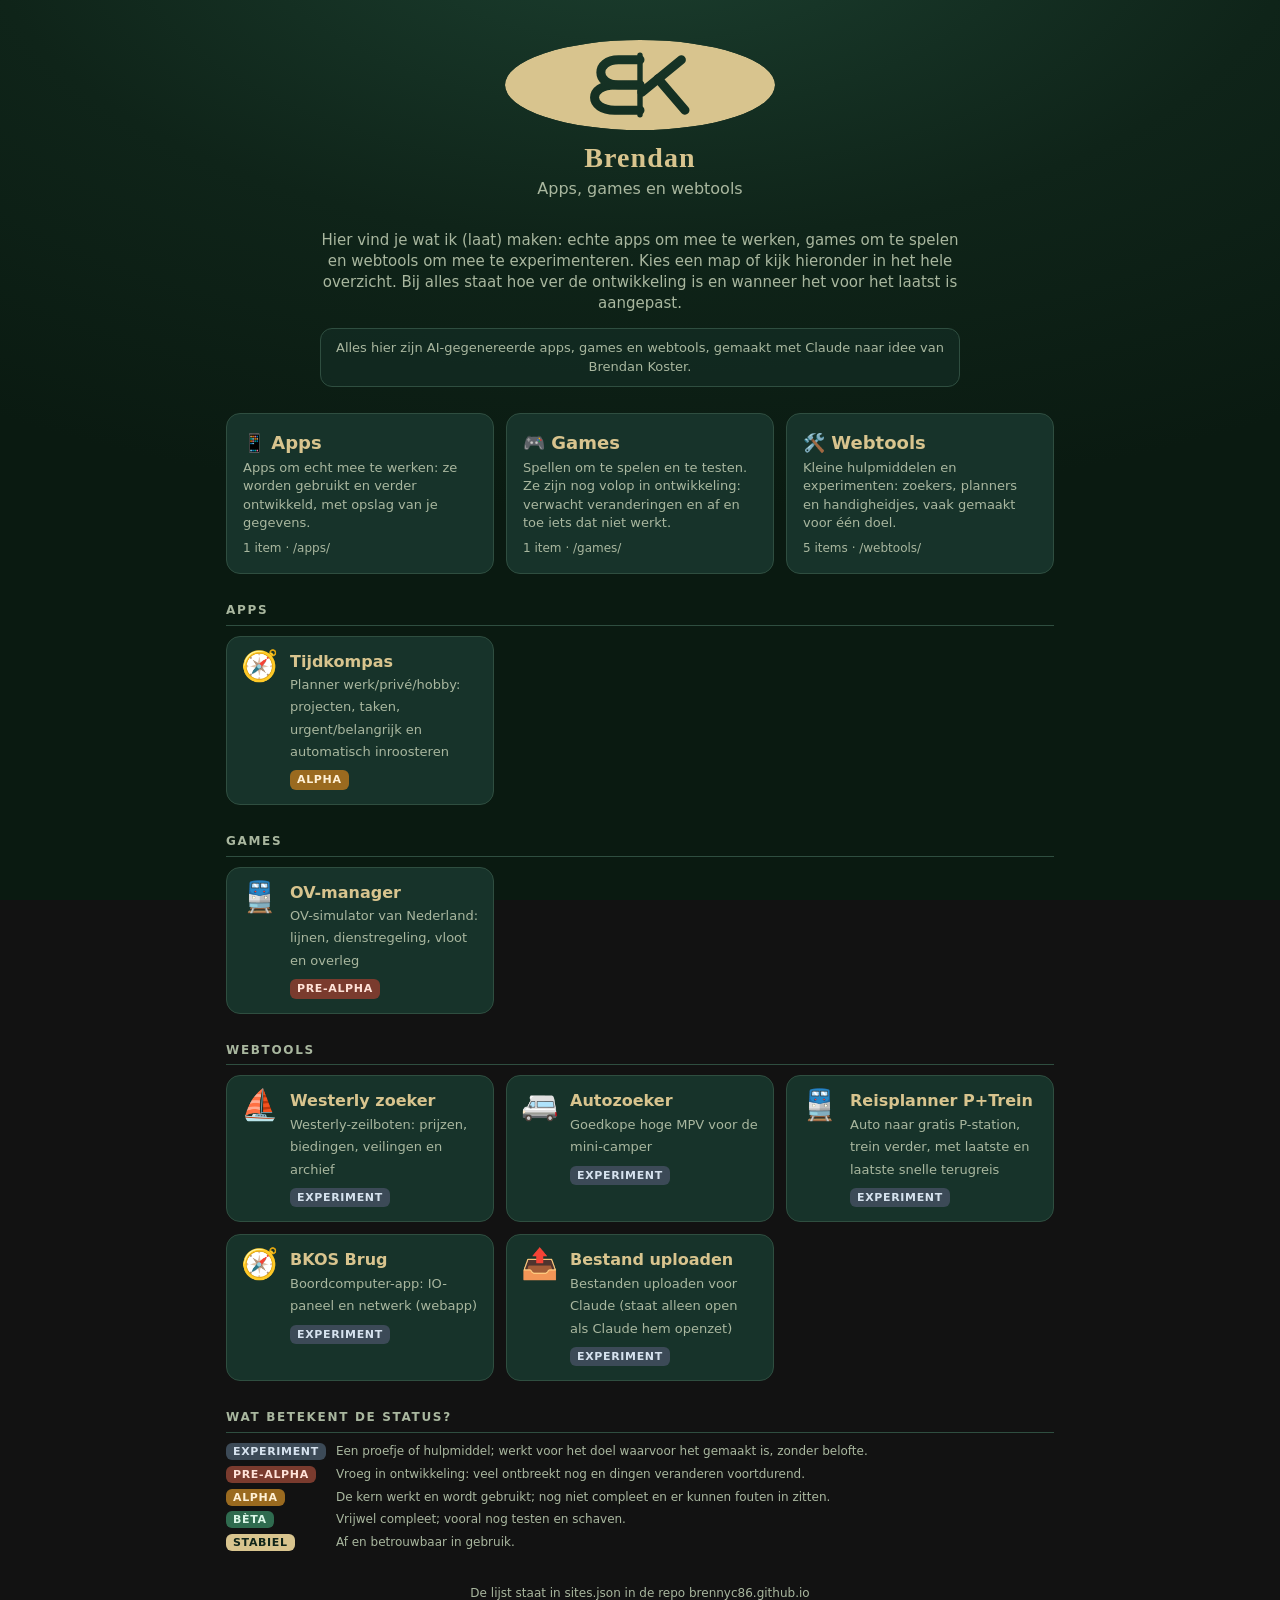
<file: index.html>
<!doctype html>
<html lang="nl">
<head>
<meta charset="utf-8">
<meta name="theme-color" content="#0f2419">
<meta name="viewport" content="width=device-width,initial-scale=1">
<title>Brendan – apps, games en webtools</title>
<meta name="description" content="Hier vind je wat ik (laat) maken: echte apps om mee te werken, games om te spelen en webtools om mee te experimenteren. Kies een map of kijk hieronder in het hele overzicht. Bij alles staat hoe ver de ontwikkeling is en wanneer het voor het laatst is aangepast.">
<link rel="icon" href="data:image/svg+xml,<svg xmlns='http://www.w3.org/2000/svg' viewBox='0 0 100 100'><text y='.9em' font-size='90'>🏠</text></svg>">
<link rel="stylesheet" href="stijl.css">
</head>
<body>
<main>
  
  <div class="kop"><div id="logo"></div><div id="mono">BK</div><h1>Brendan</h1><div class="sub">Apps, games en webtools</div></div>
  <p class="intro">Hier vind je wat ik (laat) maken: echte apps om mee te werken, games om te spelen en webtools om mee te experimenteren. Kies een map of kijk hieronder in het hele overzicht. Bij alles staat hoe ver de ontwikkeling is en wanneer het voor het laatst is aangepast.</p>
  <p class="ai" id="ai"></p>
  <div id="inh"></div>
  <footer id="vt"></footer>
</main>
<script src="site.js" data-soort="" data-basis=""></script>
</body>
</html>
</file>
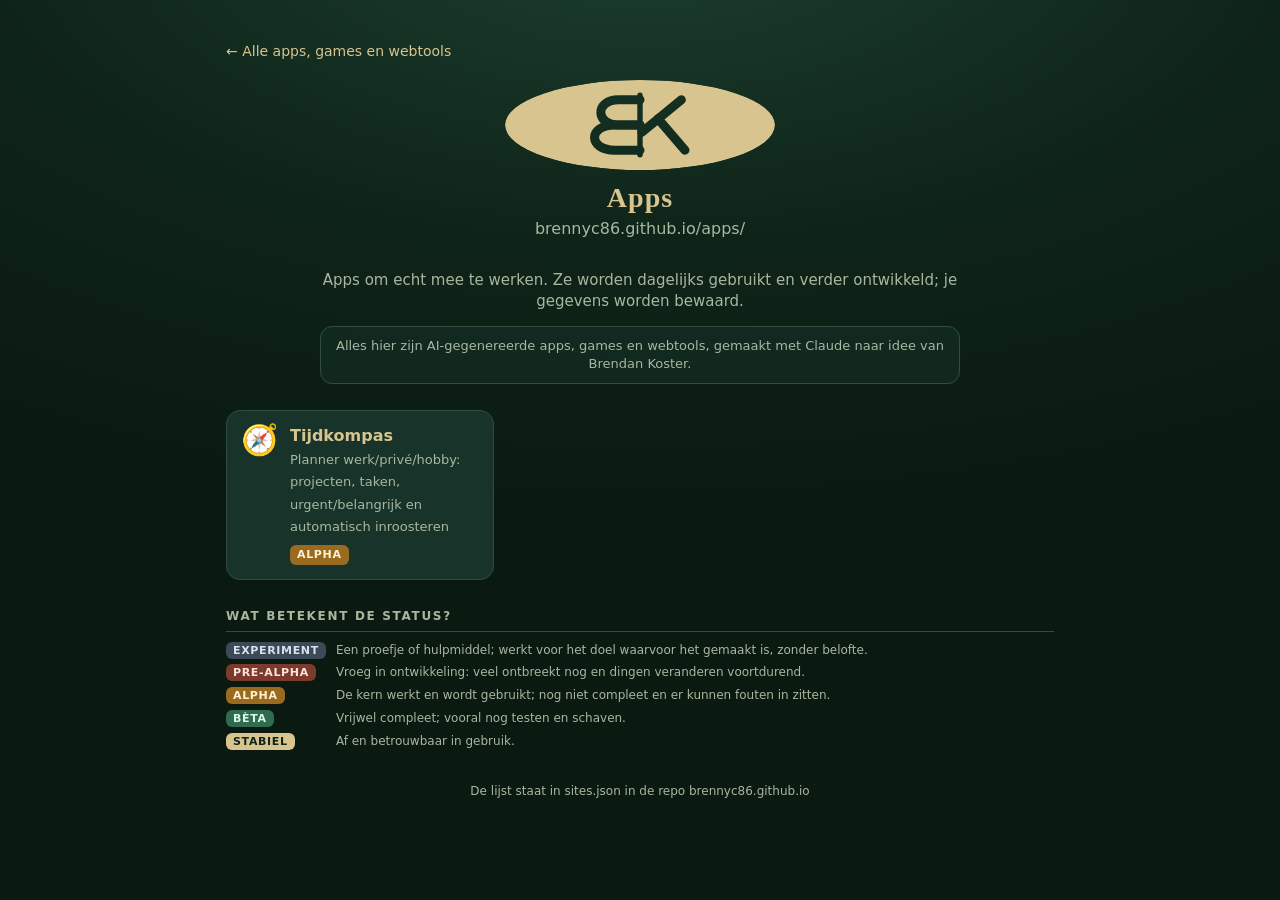
<file: apps/index.html>
<!doctype html>
<html lang="nl">
<head>
<meta charset="utf-8">
<meta name="theme-color" content="#0f2419">
<meta name="viewport" content="width=device-width,initial-scale=1">
<title>Apps – Brendan</title>
<meta name="description" content="Apps om echt mee te werken. Ze worden dagelijks gebruikt en verder ontwikkeld; je gegevens worden bewaard.">
<link rel="icon" href="data:image/svg+xml,<svg xmlns='http://www.w3.org/2000/svg' viewBox='0 0 100 100'><text y='.9em' font-size='90'>📱</text></svg>">
<link rel="stylesheet" href="../stijl.css">
</head>
<body>
<main>
  <a class="terug" href="../">← Alle apps, games en webtools</a>
  <div class="kop"><div id="logo"></div><div id="mono">BK</div><h1>Apps</h1><div class="sub">brennyc86.github.io/apps/</div></div>
  <p class="intro">Apps om echt mee te werken. Ze worden dagelijks gebruikt en verder ontwikkeld; je gegevens worden bewaard.</p>
  <p class="ai" id="ai"></p>
  <div id="inh"></div>
  <footer id="vt"></footer>
</main>
<script src="../site.js" data-soort="app" data-basis="../"></script>
</body>
</html>
</file>
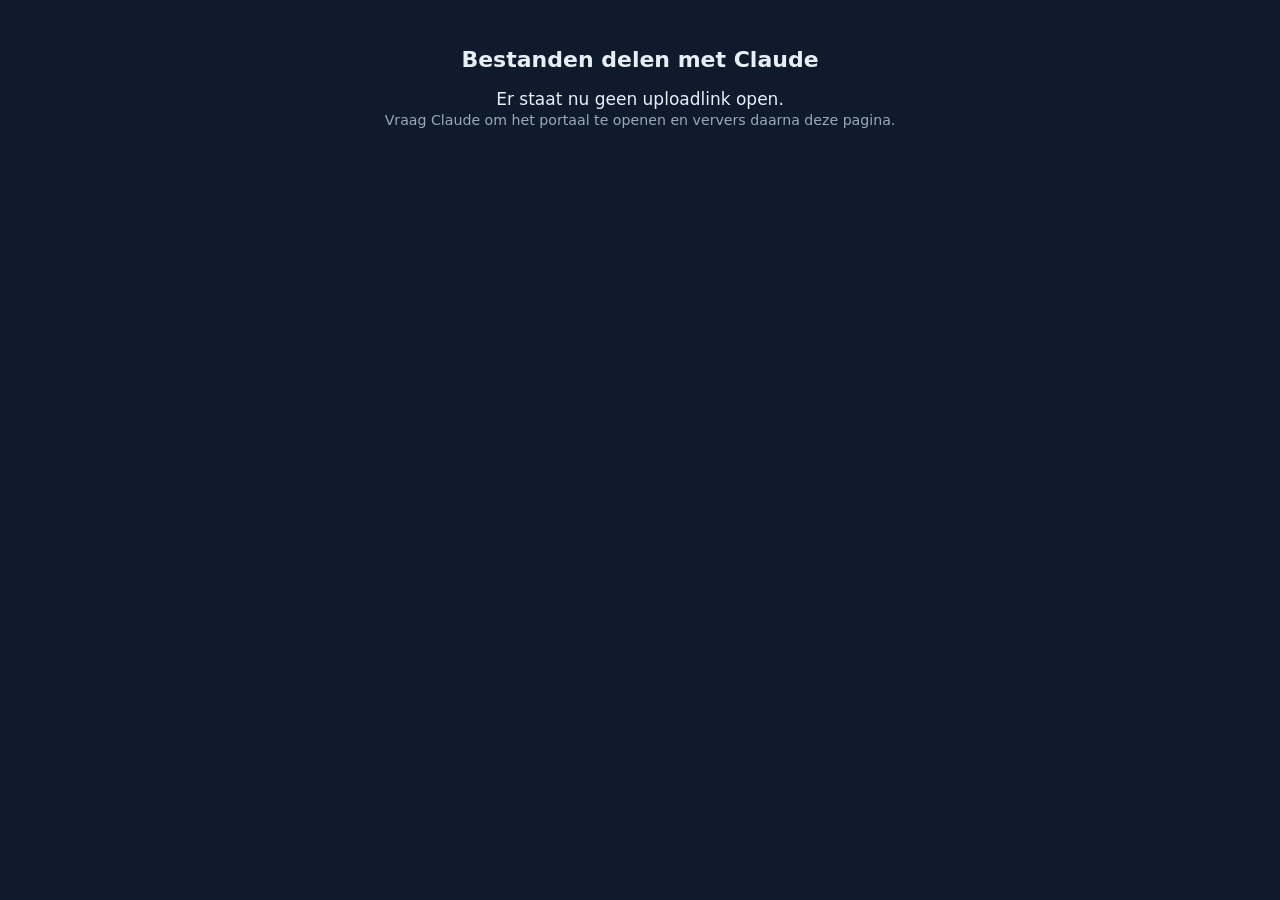
<file: bestanden/index.html>
<!doctype html>
<html lang="nl"><head><meta charset="utf-8"><meta name="viewport" content="width=device-width,initial-scale=1">
<title>Bestanden delen</title>
<style>
body{font:17px system-ui,sans-serif;background:#0f1b2d;color:#e8eef7;max-width:560px;margin:0 auto;padding:32px 16px;text-align:center}
h1{font-size:22px}a.knop{display:inline-block;margin-top:16px;padding:14px 22px;border-radius:12px;background:#2d6cdf;color:#fff;text-decoration:none;font-weight:600}
small{color:#9ab}
</style></head><body>
<h1>Bestanden delen met Claude</h1>
<p id="m">Even kijken of er een uploadlink openstaat…</p>
<script>
// Claude zet de actuele tijdelijke link in link.json (alleen zolang hij openstaat).
fetch('link.json?t=' + Date.now(), {cache: 'no-store'})
  .then(r => r.ok ? r.json() : Promise.reject())
  .then(d => {
    if (!d.url || !d.tot || Date.now() > d.tot) throw 0;
    document.getElementById('m').innerHTML = 'De uploadlink staat open tot ' +
      new Date(d.tot).toLocaleTimeString('nl-NL', {hour: '2-digit', minute: '2-digit'}) +
      '.<br><a class="knop" href="' + d.url + '">Open uploadportaal</a>';
    location.replace(d.url);
  })
  .catch(() => {
    document.getElementById('m').innerHTML = 'Er staat nu geen uploadlink open.<br><small>Vraag Claude om het portaal te openen en ververs daarna deze pagina.</small>';
  });
</script>
</body></html>
</file>
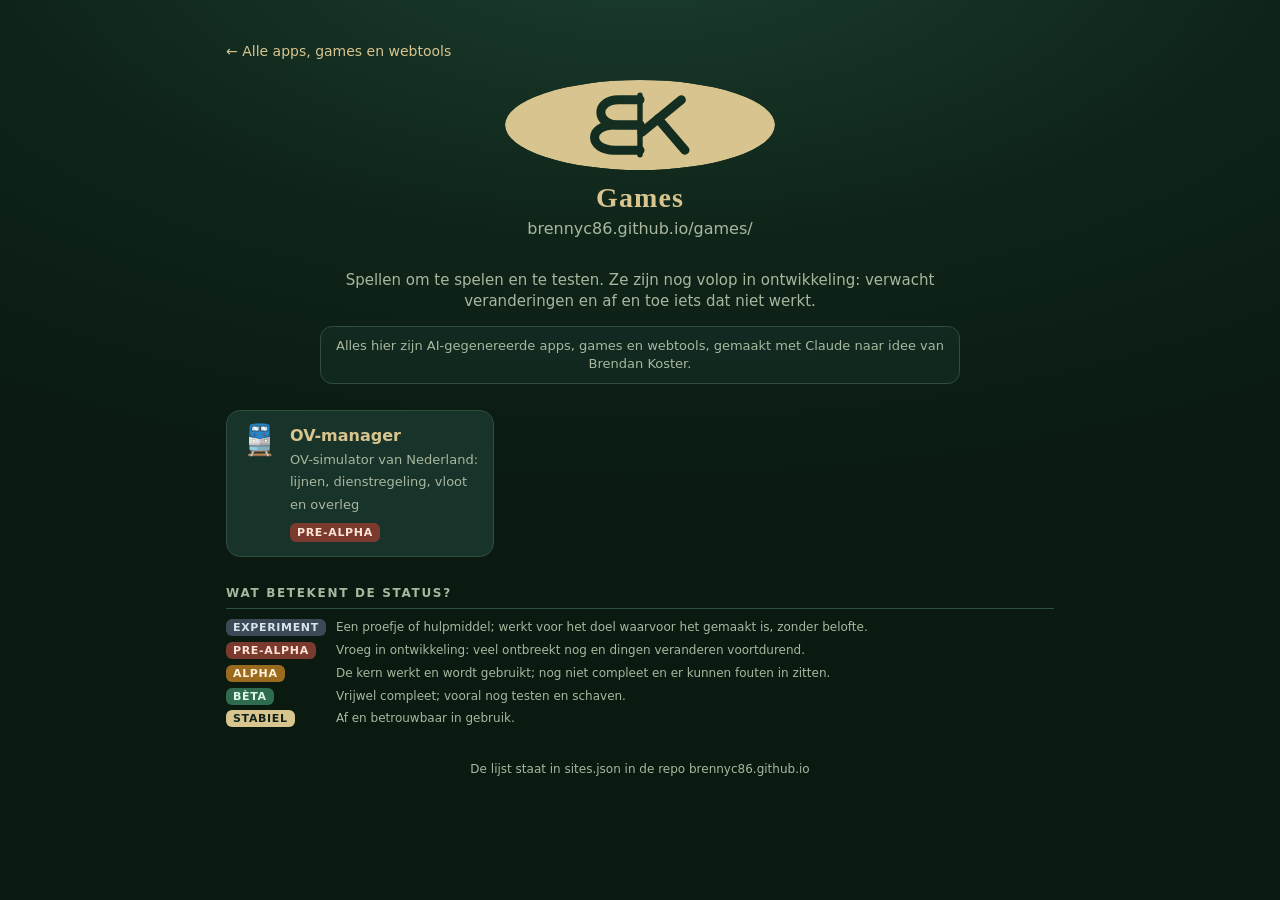
<file: games/index.html>
<!doctype html>
<html lang="nl">
<head>
<meta charset="utf-8">
<meta name="theme-color" content="#0f2419">
<meta name="viewport" content="width=device-width,initial-scale=1">
<title>Games – Brendan</title>
<meta name="description" content="Spellen om te spelen en te testen. Ze zijn nog volop in ontwikkeling: verwacht veranderingen en af en toe iets dat niet werkt.">
<link rel="icon" href="data:image/svg+xml,<svg xmlns='http://www.w3.org/2000/svg' viewBox='0 0 100 100'><text y='.9em' font-size='90'>🎮</text></svg>">
<link rel="stylesheet" href="../stijl.css">
</head>
<body>
<main>
  <a class="terug" href="../">← Alle apps, games en webtools</a>
  <div class="kop"><div id="logo"></div><div id="mono">BK</div><h1>Games</h1><div class="sub">brennyc86.github.io/games/</div></div>
  <p class="intro">Spellen om te spelen en te testen. Ze zijn nog volop in ontwikkeling: verwacht veranderingen en af en toe iets dat niet werkt.</p>
  <p class="ai" id="ai"></p>
  <div id="inh"></div>
  <footer id="vt"></footer>
</main>
<script src="../site.js" data-soort="game" data-basis="../"></script>
</body>
</html>
</file>
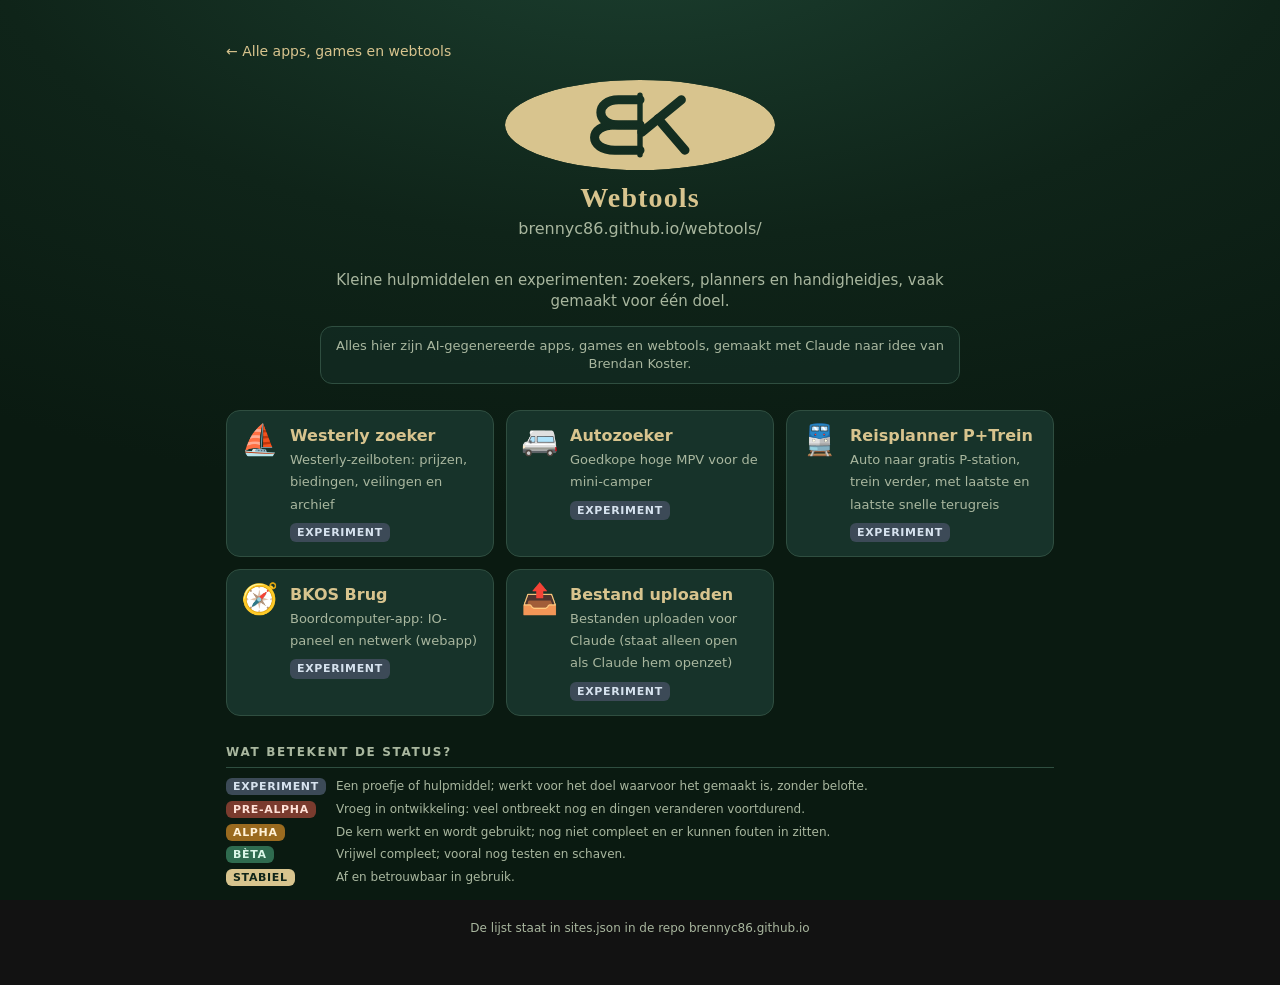
<file: webtools/index.html>
<!doctype html>
<html lang="nl">
<head>
<meta charset="utf-8">
<meta name="theme-color" content="#0f2419">
<meta name="viewport" content="width=device-width,initial-scale=1">
<title>Webtools – Brendan</title>
<meta name="description" content="Kleine hulpmiddelen en experimenten: zoekers, planners en handigheidjes, vaak gemaakt voor één doel.">
<link rel="icon" href="data:image/svg+xml,<svg xmlns='http://www.w3.org/2000/svg' viewBox='0 0 100 100'><text y='.9em' font-size='90'>🛠️</text></svg>">
<link rel="stylesheet" href="../stijl.css">
</head>
<body>
<main>
  <a class="terug" href="../">← Alle apps, games en webtools</a>
  <div class="kop"><div id="logo"></div><div id="mono">BK</div><h1>Webtools</h1><div class="sub">brennyc86.github.io/webtools/</div></div>
  <p class="intro">Kleine hulpmiddelen en experimenten: zoekers, planners en handigheidjes, vaak gemaakt voor één doel.</p>
  <p class="ai" id="ai"></p>
  <div id="inh"></div>
  <footer id="vt"></footer>
</main>
<script src="../site.js" data-soort="webtool" data-basis="../"></script>
</body>
</html>
</file>
<file: stijl.css>
:root{color-scheme:dark;--bg:#0f2419;--bg2:#0a1a11;--kaart:#17332a;--tekst:#efe6cf;--meta:#a9b79f;--rand:#2f4e40;--accent:#d8c48e}
*{box-sizing:border-box}
body{margin:0;min-height:100vh;background:radial-gradient(1200px 600px at 50% -10%,#1c4030 0%,var(--bg) 55%,var(--bg2) 100%) fixed;color:var(--tekst);font:16px/1.4 system-ui,sans-serif}
main{max-width:860px;margin:0 auto;padding:40px 16px 48px}
.kop{display:flex;flex-direction:column;align-items:center;text-align:center;margin-bottom:30px}
#logo{width:270px;height:90px;margin-bottom:12px;background:var(--accent);-webkit-mask:var(--logo) center/contain no-repeat;mask:var(--logo) center/contain no-repeat;display:none}
#mono{width:84px;height:84px;border:2px solid var(--accent);border-radius:50%;display:flex;align-items:center;justify-content:center;color:var(--accent);font:700 30px/1 Georgia,serif;margin-bottom:12px}
h1{margin:0 0 4px;font:600 28px Georgia,serif;color:var(--accent);letter-spacing:.04em}
.sub{color:var(--meta)}
h2{font-size:12px;text-transform:uppercase;letter-spacing:.14em;color:var(--meta);margin:28px 0 10px;border-bottom:1px solid var(--rand);padding-bottom:6px}
.grid{display:grid;grid-template-columns:repeat(auto-fill,minmax(250px,1fr));gap:12px}
a.k{display:flex;gap:12px;align-items:center;background:var(--kaart);border:1px solid var(--rand);border-radius:14px;padding:14px;text-decoration:none;color:inherit;transition:transform .12s,border-color .12s}
a.k:hover{border-color:var(--accent);transform:translateY(-2px)}
.i{font-size:30px;line-height:1}
.n{font-weight:700;color:var(--accent)}
.o{font-size:13px;color:var(--meta)}
.nieuw{border-style:dashed}
.tag{font-size:11px;background:var(--accent);color:var(--bg);border-radius:6px;padding:1px 6px;margin-left:6px;vertical-align:middle}
footer{margin-top:34px;font-size:12px;color:var(--meta);text-align:center}
.intro{max-width:640px;margin:0 auto 8px;text-align:center;color:var(--meta);font-size:15px}
.ai{max-width:640px;margin:14px auto 26px;text-align:center;font-size:13px;color:var(--meta);border:1px solid var(--rand);border-radius:12px;padding:10px 14px;background:rgba(23,51,42,.5)}
.terug{display:inline-block;margin-bottom:18px;color:var(--accent);text-decoration:none;font-size:14px}
.terug:hover{text-decoration:underline}
.mappen{display:grid;grid-template-columns:repeat(auto-fill,minmax(230px,1fr));gap:12px}
a.map{display:block;background:var(--kaart);border:1px solid var(--rand);border-radius:14px;padding:16px;text-decoration:none;color:inherit;transition:transform .12s,border-color .12s}
a.map:hover{border-color:var(--accent);transform:translateY(-2px)}
a.map .n{font-size:18px}
a.map .o{margin-top:4px}
.aantal{font-size:12px;color:var(--meta);margin-top:8px}
a.k{align-items:flex-start}
.regel{display:flex;flex-wrap:wrap;gap:6px;align-items:center;margin-top:8px;font-size:12px;color:var(--meta)}
.st{font-size:11px;font-weight:700;border-radius:6px;padding:2px 7px;text-transform:uppercase;letter-spacing:.06em}
.st-experiment{background:#3c4a57;color:#d6e2ee}
.st-pre-alpha{background:#7a3b2e;color:#ffe2d8}
.st-alpha{background:#9a6a1f;color:#fff1d6}
.st-beta{background:#2f6b4f;color:#dcf7e8}
.st-stabiel{background:#d8c48e;color:#0f2419}
.statusuitleg{margin-top:28px;font-size:12px;color:var(--meta)}
.statusuitleg dl{display:grid;grid-template-columns:auto 1fr;gap:6px 10px;align-items:center;margin:8px 0 0}
.statusuitleg dd{margin:0}
</file>
